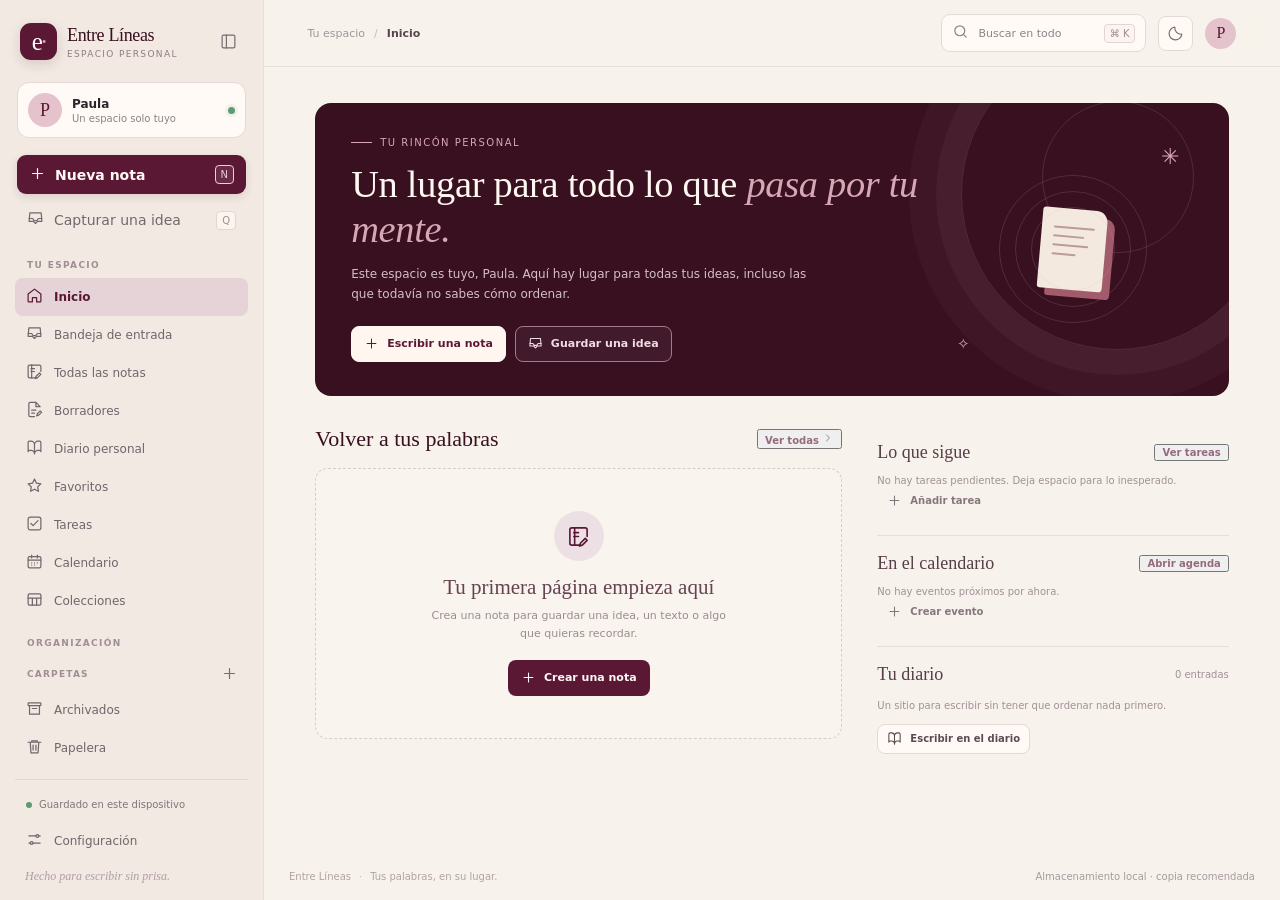
<file: index.html>
<!doctype html>
<html lang="es">
<head>
  <meta charset="utf-8">
  <meta name="viewport" content="width=device-width, initial-scale=1">
  <meta name="theme-color" content="#5b1835">
  <meta name="description" content="Entre Líneas: un espacio personal para guardar ideas, notas y recuerdos.">
  <link rel="icon" href="./icon.svg" type="image/svg+xml">
  <link rel="manifest" href="./manifest.webmanifest">
  <link rel="stylesheet" href="./styles.css">
  <title>Entre Líneas — espacio personal</title>
</head>
<body>
  <div class="app-shell">
    <aside class="sidebar" id="sidebar" aria-label="Navegación principal">
      <div class="brand-row">
        <a href="#inicio" class="brand-mark" aria-label="Entre Líneas, inicio"><span class="brand-symbol">e<span>·</span></span></a>
        <div class="brand-copy"><div class="brand-name" id="brandName">Entre Líneas</div><div class="brand-sub">ESPACIO PERSONAL</div></div>
        <button class="icon-btn sidebar-collapse" id="collapseSidebar" aria-label="Contraer menú" title="Contraer menú"><span data-icon="panel-left"></span></button>
      </div>
      <div class="profile-chip"><div class="avatar">P</div><div class="profile-copy"><strong id="profileName">Paula</strong><span>Un espacio solo tuyo</span></div><span class="private-dot" title="Datos guardados en este navegador"></span></div>
      <button class="primary-button new-note" id="newNoteBtn"><span data-icon="plus"></span><span>Nueva nota</span><kbd>N</kbd></button>
      <button class="quick-capture" id="quickCaptureBtn"><span data-icon="inbox"></span><span>Capturar una idea</span><kbd>Q</kbd></button>
      <nav class="nav-groups">
        <div class="nav-label">TU ESPACIO</div>
        <button class="nav-item active" data-view="inicio"><span data-icon="house"></span><span>Inicio</span></button>
        <button class="nav-item" data-view="inbox"><span data-icon="inbox"></span><span>Bandeja de entrada</span><span class="nav-count" id="inboxCount"></span></button>
        <button class="nav-item" data-view="notas"><span data-icon="notebook-pen"></span><span>Todas las notas</span></button>
        <button class="nav-item" data-view="borradores"><span data-icon="file-pen-line"></span><span>Borradores</span></button>
        <button class="nav-item" data-view="diario"><span data-icon="book-open"></span><span>Diario personal</span></button>
        <button class="nav-item" data-view="favoritos"><span data-icon="star"></span><span>Favoritos</span></button>
        <button class="nav-item" data-view="tareas"><span data-icon="check-square"></span><span>Tareas</span></button>
        <button class="nav-item" data-view="calendario"><span data-icon="calendar-days"></span><span>Calendario</span></button>
        <button class="nav-item" data-view="colecciones"><span data-icon="table-2"></span><span>Colecciones</span></button>
        <div class="nav-label nav-label-spaced">ORGANIZACIÓN</div>
        <div class="section-line"><span>CARPETAS</span><button class="tiny-icon" id="addFolderBtn" title="Crear carpeta" aria-label="Crear carpeta"><span data-icon="plus"></span></button></div>
        <div id="folderNav" class="folder-nav"></div>
        <button class="nav-item" data-view="archivados"><span data-icon="archive"></span><span>Archivados</span></button>
        <button class="nav-item" data-view="papelera"><span data-icon="trash-2"></span><span>Papelera</span></button>
      </nav>
      <div class="sidebar-bottom">
        <div class="local-status"><span class="status-pip"></span><span>Guardado en este dispositivo</span></div>
        <button class="nav-item" data-view="configuracion"><span data-icon="settings-2"></span><span>Configuración</span></button>
        <div class="sidebar-footnote">Hecho para escribir sin prisa.</div>
      </div>
    </aside>

    <main class="main-area">
      <header class="topbar">
        <div class="mobile-brand"><button class="icon-btn" id="mobileMenuBtn" aria-label="Abrir menú"><span data-icon="menu"></span></button><span class="mobile-brand-name">Entre Líneas</span></div>
        <div class="breadcrumbs" id="breadcrumbs"><span>Tu espacio</span><span class="crumb-sep">/</span><strong>Inicio</strong></div>
        <div class="top-actions">
          <button class="search-trigger" id="searchTrigger"><span data-icon="search"></span><span>Buscar en todo</span><kbd>⌘ K</kbd></button>
          <button class="icon-btn theme-toggle" id="themeToggle" aria-label="Cambiar tema" title="Cambiar tema"><span data-icon="moon"></span></button>
          <button class="avatar avatar-small" id="profileButton" aria-label="Perfil y preferencias">P</button>
        </div>
      </header>
      <section id="appContent" class="content-area" tabindex="-1" aria-live="polite"></section>
      <footer class="app-footer"><span>Entre Líneas</span><span class="footer-dot">·</span><span>Tus palabras, en su lugar.</span><span class="footer-storage" id="storageStatus">Almacenamiento local activo</span></footer>
    </main>
  </div>

  <div class="toast-region" id="toastRegion" aria-live="polite" aria-atomic="true"></div>
  <div class="modal-backdrop" id="modalBackdrop" hidden>
    <section class="modal" id="modal" role="dialog" aria-modal="true" aria-labelledby="modalTitle"></section>
  </div>
  <div class="search-overlay" id="searchOverlay" hidden>
    <div class="search-dialog" role="dialog" aria-modal="true" aria-label="Buscar en Entre Líneas">
      <div class="search-input-row"><span data-icon="search"></span><input id="globalSearch" type="search" placeholder="Busca palabras, notas, tareas…" autocomplete="off"><kbd>ESC</kbd></div>
      <div id="searchResults" class="search-results"><div class="search-hint">Escribe para buscar en tu espacio.</div></div>
      <div class="search-bottom"><span>Busca en títulos y contenido local</span><span><kbd>↑</kbd> <kbd>↓</kbd> para moverte</span></div>
    </div>
  </div>
  <script type="module" src="./js/app.js"></script>
</body>
</html>
</file>
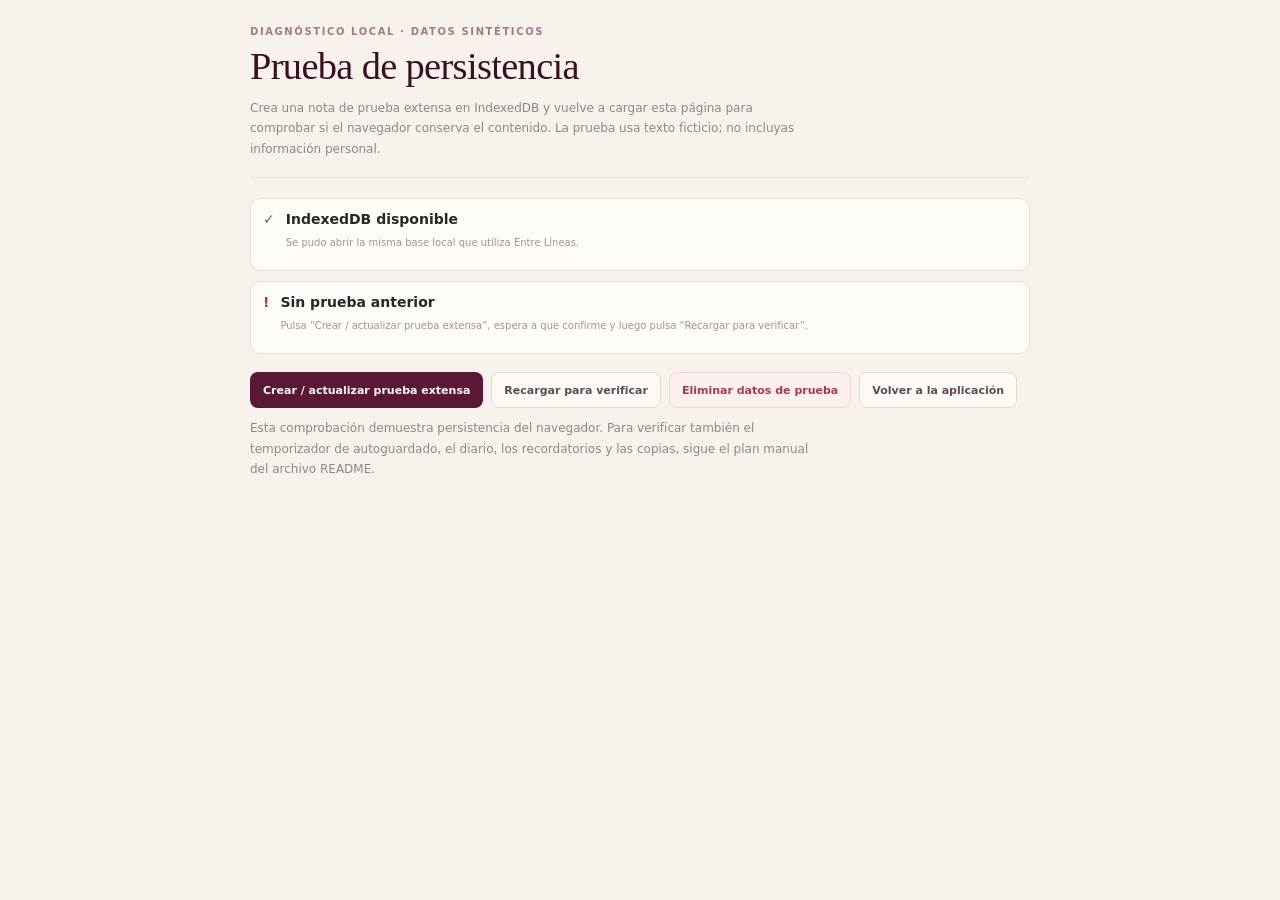
<file: tests/persistence-check.html>
<!doctype html>
<html lang="es">
<head>
  <meta charset="utf-8">
  <meta name="viewport" content="width=device-width, initial-scale=1">
  <meta name="theme-color" content="#5b1835">
  <title>Prueba local de persistencia — Entre Líneas</title>
  <link rel="stylesheet" href="../styles.css">
  <style>
    body{padding:26px}.test-wrap{max-width:780px;margin:0 auto}.test-header{border-bottom:1px solid var(--line);padding-bottom:18px;margin-bottom:20px}.test-list{display:grid;gap:10px;margin:18px 0}.test-item{display:flex;gap:11px;align-items:flex-start;border:1px solid var(--line);background:var(--white);border-radius:10px;padding:12px}.test-state{color:var(--green);font-weight:700}.test-state.fail{color:var(--red)}pre{white-space:pre-wrap;overflow-wrap:anywhere;background:var(--white);border:1px solid var(--line);border-radius:8px;padding:12px;font-size:11px;max-height:200px;overflow:auto}
  </style>
</head>
<body>
  <main class="test-wrap">
    <div class="test-header"><div class="eyebrow">DIAGNÓSTICO LOCAL · DATOS SINTÉTICOS</div><h1 class="page-title">Prueba de persistencia</h1><p class="page-subtitle">Crea una nota de prueba extensa en IndexedDB y vuelve a cargar esta página para comprobar si el navegador conserva el contenido. La prueba usa texto ficticio; no incluyas información personal.</p></div>
    <div id="testResults" class="test-list"><div class="test-item"><span>…</span><div><strong>Comprobando estado</strong><p class="muted-small">Abriendo IndexedDB.</p></div></div></div>
    <div class="header-actions"><button class="button" id="createTest">Crear / actualizar prueba extensa</button><button class="button-secondary" id="reloadTest">Recargar para verificar</button><button class="button-danger" id="cleanupTest">Eliminar datos de prueba</button><a class="button-secondary" href="../index.html">Volver a la aplicación</a></div>
    <p class="page-subtitle">Esta comprobación demuestra persistencia del navegador. Para verificar también el temporizador de autoguardado, el diario, los recordatorios y las copias, sigue el plan manual del archivo README.</p>
  </main>
  <script type="module">
    import { openDB, getOne, putOne, deleteOne } from '../js/db.js';
    const results=document.querySelector('#testResults');
    const id='__entre-lineas-persistence-test__';
    const fakeParagraph='Texto sintético de persistencia. Este párrafo sirve para comprobar la conservación de caracteres, acentos, saltos de línea y documentos largos. ';
    const longText=Array.from({length:240},(_,i)=>`Párrafo ${i+1}. ${fakeParagraph.repeat(8)}`).join('\n\n');
    function row(title,ok,details){const el=document.createElement('div');el.className='test-item';el.innerHTML=`<span class="test-state ${ok?'':'fail'}">${ok?'✓':'!'}</span><div><strong>${title}</strong><p class="muted-small">${details}</p></div>`;return el;}
    async function run(){try{await openDB();const found=await getOne('notes',id);results.replaceChildren();results.append(row('IndexedDB disponible',true,'Se pudo abrir la misma base local que utiliza Entre Líneas.'));if(found){const exact=found.content===longText;results.append(row('Prueba recuperada tras recarga',exact,`${(found.content||'').length.toLocaleString('es-CO')} caracteres almacenados; ${found.content===longText?'el contenido coincide exactamente.':'el texto no coincide con el contenido de prueba actual.'}`));results.append(row('Saltos de línea',found.content.includes('\n\n'),`${(found.content.match(/\n\n/g)||[]).length.toLocaleString('es-CO')} separadores de párrafo encontrados.`));}else{results.append(row('Sin prueba anterior',false,'Pulsa “Crear / actualizar prueba extensa”, espera a que confirme y luego pulsa “Recargar para verificar”.'));}}catch(e){results.replaceChildren(row('No se pudo abrir IndexedDB',false,e.message||'Error de almacenamiento.'));}}
    document.querySelector('#createTest').addEventListener('click',async()=>{try{const now=new Date().toISOString();await putOne('notes',{id,type:'test',title:'PRUEBA — nota extensa de persistencia',content:longText,tags:['prueba'],createdAt:now,updatedAt:now,inbox:false,state:'active',favorite:false,folderId:null,archivedAt:null,deletedAt:null});results.replaceChildren(row('Texto sintético guardado',true,`${longText.length.toLocaleString('es-CO')} caracteres en múltiples párrafos; la transacción de IndexedDB completó.`),row('Siguiente paso',true,'Recarga esta página para comprobar que la misma información se puede leer de nuevo.'));}catch(e){results.replaceChildren(row('Error de escritura',false,e.message||'No se pudo escribir en IndexedDB.'));}});
    document.querySelector('#reloadTest').addEventListener('click',()=>location.reload());
    document.querySelector('#cleanupTest').addEventListener('click',async()=>{try{await deleteOne('notes',id);results.replaceChildren(row('Prueba eliminada',true,'Se quitó el registro sintético de la base local.'));}catch(e){results.replaceChildren(row('No se pudo limpiar',false,e.message||'Error de eliminación.'));}});
    run();
  </script>
</body>
</html>
</file>
<file: styles.css>
:root {
  --wine:#5b1835;
  --wine-2:#381020;
  --wine-soft:#7b2948;
  --pink:#d8a7b5;
  --paper:#f7f2eb;
  --white:#fffcf8;
  --ink:#29252a;
  --muted:#8c8187;
  --line:#e8ded8;
  --soft:#f0e8e2;
  --green:#47745d;
  --red:#a53a50;
  --shadow:0 18px 50px rgba(52,24,36,.12);
  --sidebar:264px;
  --radius:14px;
  font-family:ui-sans-serif,system-ui,-apple-system,BlinkMacSystemFont,'Segoe UI',sans-serif;
  color:var(--ink);
  background:var(--paper);
  font-synthesis:none;
  text-rendering:optimizeLegibility
}
* {
  box-sizing:border-box
}
html,body {
  margin:0;
  min-height:100%;
  background:var(--paper)
}
body {
  font-size:14px
}
button,input,textarea,select {
  font:inherit
}
button {
  cursor:pointer
}
button:focus-visible,input:focus-visible,textarea:focus-visible,select:focus-visible,a:focus-visible {
  outline:3px solid color-mix(in srgb,var(--wine-soft) 45%,transparent);
  outline-offset:2px
}
button:disabled {
  opacity:.5;
  cursor:not-allowed
}
::selection {
  background:#d8a7b5a6;
  color:var(--wine-2)
}
.app-shell {
  min-height:100vh;
  display:flex
}
.sidebar {
  width:var(--sidebar);
  flex:0 0 var(--sidebar);
  height:100vh;
  position:sticky;
  top:0;
  background:#f1e9e2;
  border-right:1px solid var(--line);
  display:flex;
  flex-direction:column;
  padding:23px 15px 16px;
  transition:width .22s ease,flex-basis .22s ease;
  z-index:20;
  overflow:hidden
}
.brand-row {
  display:flex;
  align-items:center;
  gap:10px;
  padding:0 5px 22px
}
.brand-mark {
  width:37px;
  height:37px;
  display:grid;
  place-items:center;
  flex-shrink:0;
  background:var(--wine);
  border-radius:11px;
  text-decoration:none;
  color:white;
  box-shadow:0 4px 12px #5b183526
}
.brand-symbol {
  font-family:Georgia,'Times New Roman',serif;
  font-size:25px;
  line-height:1;
  letter-spacing:-2px
}
.brand-symbol span {
  color:var(--pink)
}
.brand-copy {
  min-width:0;
  flex:1
}
.brand-name {
  font-family:Georgia,'Times New Roman',serif;
  font-size:18px;
  letter-spacing:-.35px;
  color:var(--wine-2);
  white-space:nowrap
}
.brand-sub {
  font-size:9px;
  letter-spacing:1.35px;
  color:#927b84;
  margin-top:3px
}
.icon-btn,.tiny-icon {
  background:transparent;
  border:0;
  color:#796b71;
  display:inline-grid;
  place-items:center;
  border-radius:8px;
  padding:8px;
  line-height:0
}
.icon-btn:hover,.tiny-icon:hover {
  background:#e9ddd8;
  color:var(--wine)
}
.sidebar-collapse {
  padding:6px
}
.profile-chip {
  display:flex;
  align-items:center;
  gap:10px;
  margin:0 2px 17px;
  padding:10px;
  background:#fffaf5;
  border:1px solid #e6d8d4;
  border-radius:12px
}
.avatar {
  width:34px;
  height:34px;
  flex-shrink:0;
  display:grid;
  place-items:center;
  border-radius:50%;
  background:#e4c3cc;
  color:var(--wine);
  font-family:Georgia,'Times New Roman',serif;
  font-size:18px;
  border:0
}
.profile-copy {
  display:flex;
  flex-direction:column;
  gap:2px;
  min-width:0;
  flex:1
}
.profile-copy strong {
  font-size:12px;
  font-weight:700
}
.profile-copy span {
  font-size:10px;
  color:var(--muted)
}
.private-dot {
  width:7px;
  height:7px;
  border-radius:50%;
  background:#5e9b75;
  box-shadow:0 0 0 3px #5e9b7518
}
.primary-button {
  height:39px;
  border:0;
  background:var(--wine);
  color:#fffaf7;
  border-radius:9px;
  padding:0 12px;
  display:flex;
  align-items:center;
  gap:9px;
  font-weight:600;
  box-shadow:0 3px 8px #5b183521;
  transition:background .15s,transform .15s
}
.primary-button:hover {
  background:var(--wine-2);
  transform:translateY(-1px)
}
.new-note {
  margin:0 2px 6px
}
.primary-button kbd {
  margin-left:auto;
  color:#e8cdd6;
  background:#ffffff16
}
.quick-capture {
  display:flex;
  align-items:center;
  gap:10px;
  padding:9px 11px;
  border:1px solid transparent;
  background:transparent;
  border-radius:9px;
  color:#75676e;
  text-align:left
}
.quick-capture:hover {
  background:#e8ddd7;
  color:var(--wine)
}
.quick-capture kbd {
  margin-left:auto
}
.nav-groups {
  overflow-y:auto;
  min-height:0;
  flex:1;
  padding:14px 0 10px;
  scrollbar-width:thin;
  scrollbar-color:#d4c2c4 transparent
}
.nav-label {
  font-size:9px;
  letter-spacing:1.35px;
  color:#a18e94;
  font-weight:700;
  padding:6px 12px 8px
}
.nav-label-spaced {
  margin-top:12px
}
.nav-item {
  width:100%;
  display:flex;
  align-items:center;
  gap:11px;
  text-align:left;
  border:0;
  background:transparent;
  color:#72656c;
  padding:9px 11px;
  border-radius:8px;
  font-size:12px;
  font-weight:500;
  white-space:nowrap;
  min-height:36px;
  transition:background .13s,color .13s
}
.nav-item svg,.quick-capture svg,.primary-button svg {
  flex-shrink:0
}
.nav-item:hover {
  background:#e8ddd7;
  color:var(--wine)
}
.nav-item.active {
  background:#e5d3d8;
  color:var(--wine);
  font-weight:700
}
.nav-count {
  margin-left:auto;
  color:var(--wine);
  font-size:10px;
  font-weight:700
}
.section-line {
  display:flex;
  align-items:center;
  justify-content:space-between;
  padding:5px 6px 5px 12px;
  color:#a18e94;
  font-size:9px;
  letter-spacing:1.2px;
  font-weight:700
}
.tiny-icon {
  padding:4px
}
.folder-nav {
  display:flex;
  flex-direction:column
}
.folder-nav .nav-item {
  padding-left:13px
}
.folder-dot {
  width:7px;
  height:7px;
  border:1.5px solid currentColor;
  border-radius:2px;
  flex-shrink:0
}
.sidebar-bottom {
  padding-top:11px;
  border-top:1px solid #e2d6d0
}
.local-status {
  display:flex;
  align-items:center;
  gap:7px;
  padding:8px 11px 12px;
  font-size:10px;
  color:#7e777a;
  white-space:nowrap
}
.status-pip {
  width:6px;
  height:6px;
  border-radius:50%;
  background:#5c9a71
}
.sidebar-footnote {
  font-family:Georgia,'Times New Roman',serif;
  font-style:italic;
  color:#b19da4;
  font-size:12px;
  padding:9px 10px 0
}
.main-area {
  min-width:0;
  flex:1;
  display:flex;
  flex-direction:column;
  min-height:100vh
}
.topbar {
  height:67px;
  flex-shrink:0;
  display:flex;
  align-items:center;
  justify-content:space-between;
  padding:0 clamp(19px,3.4vw,52px);
  border-bottom:1px solid #e9dfd9;
  background:#f7f2ebd9;
  backdrop-filter:blur(12px);
  position:sticky;
  top:0;
  z-index:10
}
.breadcrumbs {
  display:flex;
  align-items:center;
  gap:9px;
  color:#a29498;
  font-size:11px
}
.breadcrumbs strong {
  color:#55454d;
  font-weight:600
}
.crumb-sep {
  color:#ccb9bd
}
.top-actions {
  display:flex;
  align-items:center;
  gap:12px
}
.search-trigger {
  display:flex;
  align-items:center;
  gap:9px;
  padding:8px 10px;
  border:1px solid #e5d9d5;
  border-radius:9px;
  background:#fffaf6;
  color:#8e8187;
  font-size:11px;
  min-width:205px
}
.search-trigger:hover {
  border-color:#c8a4b0;
  color:var(--wine)
}
kbd {
  font:10px ui-sans-serif,system-ui,-apple-system,'Segoe UI',sans-serif;
  border:1px solid #e2d5d4;
  border-radius:4px;
  padding:3px 5px;
  color:#a08c94;
  background:#fbf4ef;
  white-space:nowrap
}
.search-trigger kbd {
  margin-left:auto
}
.theme-toggle {
  border:1px solid #e5d9d5;
  background:#fffaf6
}
.avatar-small {
  width:31px;
  height:31px;
  font-size:16px;
  cursor:pointer
}
.mobile-brand {
  display:none
}
.content-area {
  width:100%;
  max-width:1380px;
  margin:0 auto;
  padding:36px clamp(20px,4vw,60px) 42px;
  flex:1;
  min-width:0
}
.app-footer {
  display:flex;
  gap:8px;
  align-items:center;
  justify-content:center;
  padding:14px 25px 18px;
  color:#b1a2a5;
  font-size:10px
}
.footer-dot {
  color:#d6b9c1
}
.footer-storage {
  margin-left:auto;
  color:#a79a9e
}
.page-header {
  display:flex;
  align-items:flex-end;
  justify-content:space-between;
  gap:24px;
  margin-bottom:29px
}
.eyebrow {
  font-size:10px;
  letter-spacing:1.6px;
  font-weight:700;
  text-transform:uppercase;
  color:#a27b89;
  margin-bottom:8px
}
.page-title {
  font:400 clamp(29px,3vw,40px)/1.12 Georgia,'Times New Roman',serif;
  letter-spacing:-.65px;
  color:var(--wine-2);
  margin:0
}
.page-subtitle {
  color:#91858a;
  font-size:12px;
  line-height:1.7;
  margin:10px 0 0;
  max-width:570px
}
.header-actions {
  display:flex;
  align-items:center;
  gap:8px;
  flex-wrap:wrap
}
.button,.button-secondary,.button-quiet,.button-danger {
  display:inline-flex;
  align-items:center;
  justify-content:center;
  gap:8px;
  min-height:36px;
  padding:0 12px;
  border-radius:8px;
  border:1px solid transparent;
  font-weight:600;
  font-size:11px;
  text-decoration:none;
  transition:all .15s
}
.button {
  background:var(--wine);
  color:#fffaf7
}
.button:hover {
  background:var(--wine-2)
}
.button-secondary {
  background:#fffaf6;
  border-color:#e6d8d4;
  color:#5b4b52
}
.button-secondary:hover {
  border-color:#c9a7b2;
  color:var(--wine)
}
.button-quiet {
  background:transparent;
  color:#86767e
}
.button-quiet:hover {
  background:#eee2de;
  color:var(--wine)
}
.button-danger {
  background:#fff0f0;
  border-color:#f0d1d4;
  color:#a33b4d
}
.button-danger:hover {
  background:#ffe3e6
}
.button-small {
  min-height:30px;
  padding:0 9px;
  font-size:10px
}
.button svg,.button-secondary svg,.button-quiet svg,.button-danger svg {
  width:15px;
  height:15px
}
.welcome-panel {
  position:relative;
  overflow:hidden;
  display:grid;
  grid-template-columns:1fr minmax(170px,240px);
  min-height:221px;
  background:var(--wine-2);
  border-radius:16px;
  color:#fff4ef;
  padding:34px 36px;
  margin-bottom:29px;
  isolation:isolate
}
.welcome-panel:before {
  content:"";
  position:absolute;
  z-index:-1;
  width:310px;
  height:310px;
  border:1px solid #d8a7b529;
  border-radius:50%;
  right:-44px;
  top:-65px;
  box-shadow:0 0 0 25px #d8a7b20d,0 0 0 52px #d8a7b20a
}
.welcome-panel:after {
  content:"";
  position:absolute;
  z-index:-1;
  width:150px;
  height:150px;
  border:1px solid #d8a7b52b;
  border-radius:50%;
  right:35px;
  top:-2px
}
.welcome-copy {
  align-self:center
}
.welcome-kicker {
  display:flex;
  align-items:center;
  gap:8px;
  font-size:10px;
  letter-spacing:1.5px;
  text-transform:uppercase;
  color:#d8a7b5;
  margin-bottom:14px
}
.welcome-kicker:before {
  content:"";
  width:21px;
  height:1px;
  background:#d8a7b5
}
.welcome-title {
  font:400 clamp(27px,3vw,39px)/1.17 Georgia,'Times New Roman',serif;
  max-width:620px;
  margin:0;
  color:#fff8f2;
  letter-spacing:-.3px
}
.welcome-title em {
  color:#d8a7b5;
  font-weight:400
}
.welcome-copy p {
  font-size:12px;
  color:#d5bec6;
  line-height:1.7;
  max-width:470px;
  margin:12px 0 21px
}
.welcome-actions {
  display:flex;
  gap:9px;
  flex-wrap:wrap
}
.welcome-panel .button {
  background:#fff6f0;
  color:var(--wine);
  border-color:#fff6f0
}
.welcome-panel .button:hover {
  background:#e8cbd4
}
.welcome-panel .button-secondary {
  color:#f2dce3;
  background:#ffffff0c;
  border-color:#a7788a
}
.welcome-panel .button-secondary:hover {
  background:#ffffff17
}
.welcome-orbit {
  display:flex;
  align-items:center;
  justify-content:center;
  position:relative
}
.orbit-ring {
  width:148px;
  aspect-ratio:1;
  border:1px solid #d9aab82c;
  border-radius:50%;
  display:grid;
  place-items:center;
  position:relative
}
.orbit-ring:before,.orbit-ring:after {
  content:"";
  position:absolute;
  border:1px solid #d9aab82d;
  border-radius:50%;
  inset:15px
}
.orbit-ring:after {
  inset:31px
}
.orbit-paper {
  width:65px;
  height:81px;
  background:#f4e9df;
  border-radius:3px 11px 4px 3px;
  box-shadow:8px 7px 0 #a15b6a;
  transform:rotate(5deg);
  padding:18px 12px;
  display:flex;
  flex-direction:column;
  gap:7px
}
.orbit-paper i {
  display:block;
  height:2px;
  background:#bb9b9b;
  border-radius:2px
}
.orbit-paper i:nth-child(2) {
  width:75%
}
.orbit-paper i:nth-child(3) {
  width:88%
}
.orbit-paper i:nth-child(4) {
  width:58%
}
.orbit-spark {
  position:absolute;
  color:#d8a7b5;
  font:22px Georgia,serif
}
.orbit-spark.one {
  top:7px;
  right:14px
}
.orbit-spark.two {
  bottom:9px;
  left:4px;
  font-size:15px
}
.section-heading {
  display:flex;
  align-items:center;
  justify-content:space-between;
  gap:15px;
  margin:0 0 15px
}
.section-title {
  font:400 22px/1.3 Georgia,'Times New Roman',serif;
  color:var(--wine-2);
  margin:0
}
.section-link {
  font-size:10px;
  color:#966a7b;
  text-decoration:none;
  font-weight:600
}
.section-link:hover {
  text-decoration:underline
}
.home-grid {
  display:grid;
  grid-template-columns:minmax(0,1.2fr) minmax(250px,.8fr);
  gap:35px
}
.home-left,.home-right {
  min-width:0
}
.note-row {
  display:flex;
  align-items:flex-start;
  gap:13px;
  padding:14px 0;
  border-bottom:1px solid #e8ddd7;
  cursor:pointer;
  transition:padding .15s
}
.note-row:hover {
  padding-left:4px
}
.note-icon {
  width:35px;
  height:39px;
  flex-shrink:0;
  background:#eadbe0;
  color:var(--wine);
  border-radius:7px;
  display:grid;
  place-items:center
}
.note-icon.capture {
  background:#e9e1d4;
  color:#97734a
}
.note-icon.diary {
  background:#dce8df;
  color:#47745d
}
.note-main {
  min-width:0;
  flex:1
}
.note-name {
  margin:0 0 5px;
  font-size:12px;
  font-weight:700;
  color:#4b3b43;
  white-space:nowrap;
  overflow:hidden;
  text-overflow:ellipsis
}
.note-preview {
  font-size:11px;
  line-height:1.55;
  color:#95888d;
  display:-webkit-box;
  -webkit-line-clamp:2;
  -webkit-box-orient:vertical;
  overflow:hidden;
  white-space:pre-wrap
}
.note-meta {
  display:flex;
  gap:8px;
  align-items:center;
  flex-wrap:wrap;
  font-size:10px;
  color:#ac9ba2;
  margin-top:7px
}
.note-meta .meta-tag {
  background:#eee3e0;
  border-radius:4px;
  padding:2px 5px;
  color:#927481
}
.note-actions {
  display:flex;
  gap:2px;
  opacity:0;
  transition:opacity .12s
}
.note-row:hover .note-actions {
  opacity:1
}
.empty-state {
  padding:42px 18px;
  text-align:center;
  border:1px dashed #dbcacb;
  border-radius:13px;
  color:#9b8b92;
  background:#fffaf544
}
.empty-state .empty-symbol {
  width:50px;
  height:50px;
  border-radius:50%;
  display:grid;
  place-items:center;
  background:#ede0e4;
  color:var(--wine);
  margin:0 auto 14px
}
.empty-state h3 {
  font:400 21px Georgia,'Times New Roman',serif;
  color:#654352;
  margin:0 0 7px
}
.empty-state p {
  font-size:11px;
  line-height:1.65;
  max-width:310px;
  margin:0 auto 16px
}
.mini-panel {
  padding:17px 0 19px;
  border-bottom:1px solid #e8ddd7
}
.mini-panel:last-child {
  border-bottom:0
}
.mini-panel-head {
  display:flex;
  align-items:center;
  justify-content:space-between;
  margin-bottom:12px
}
.mini-panel-head h3 {
  font:400 18px Georgia,'Times New Roman',serif;
  margin:0;
  color:#573e49
}
.muted-small {
  font-size:10px;
  color:#a19097
}
.task-mini {
  display:flex;
  align-items:flex-start;
  gap:9px;
  padding:7px 0;
  font-size:11px;
  color:#5e4e55
}
.task-mini input {
  accent-color:var(--wine);
  margin-top:2px
}
.task-mini span {
  flex:1;
  line-height:1.5
}
.task-mini .overdue {
  color:#ac3d52;
  font-size:9px;
  display:block;
  margin-top:3px
}
.event-mini {
  display:flex;
  gap:12px;
  padding:9px 0
}
.event-date {
  width:45px;
  align-self:flex-start;
  text-align:center;
  background:#ede0e4;
  border-radius:7px;
  padding:7px 3px;
  color:var(--wine);
  flex-shrink:0
}
.event-date strong {
  display:block;
  font:400 19px Georgia,'Times New Roman',serif;
  line-height:1
}
.event-date span {
  font-size:9px;
  text-transform:uppercase
}
.event-mini-copy {
  min-width:0;
  flex:1
}
.event-mini-copy strong {
  display:block;
  font-size:11px;
  color:#604a54;
  margin:2px 0 4px
}
.event-mini-copy span {
  font-size:10px;
  color:#9c8e93
}
.editor-shell {
  max-width:930px;
  margin:0 auto
}
.editor-toolbar-top {
  display:flex;
  align-items:center;
  justify-content:space-between;
  gap:12px;
  margin-bottom:23px
}
.back-link {
  background:transparent;
  border:0;
  display:flex;
  align-items:center;
  gap:7px;
  color:#907984;
  padding:7px 0;
  font-size:11px
}
.back-link:hover {
  color:var(--wine)
}
.save-status {
  display:flex;
  align-items:center;
  gap:6px;
  font-size:10px;
  color:#9c8b91
}
.save-status .pip {
  width:6px;
  height:6px;
  border-radius:50%;
  background:#bb9da9
}
.save-status.saved {
  color:var(--green)
}
.save-status.saved .pip {
  background:#5f9b73
}
.save-status.error {
  color:#a53a50
}
.save-status.error .pip {
  background:#c4475b
}
.editor-properties {
  display:flex;
  align-items:center;
  gap:10px;
  flex-wrap:wrap;
  font-size:10px;
  color:#9c8c92;
  margin-bottom:15px
}
.editor-properties span {
  display:flex;
  align-items:center;
  gap:5px
}
.editor-title {
  width:100%;
  border:0;
  outline:0!important;
  background:transparent;
  padding:0;
  color:var(--wine-2);
  font:400 clamp(31px,4vw,44px)/1.2 Georgia,'Times New Roman',serif;
  letter-spacing:-.6px;
  resize:none;
  min-height:54px
}
.editor-title::placeholder {
  color:#c7b7bb
}
.editor-subtitle {
  margin:12px 0 21px;
  color:#b0a0a4;
  font-size:11px
}
.editor-actions {
  display:flex;
  gap:5px;
  align-items:center;
  flex-wrap:wrap;
  padding:9px 0;
  border-top:1px solid #e6d9d3;
  border-bottom:1px solid #e6d9d3;
  margin-bottom:18px
}
.tool-btn {
  border:0;
  background:transparent;
  color:#77656d;
  border-radius:6px;
  padding:7px;
  line-height:0;
  display:inline-grid;
  place-items:center
}
.tool-btn:hover {
  background:#e9dce0;
  color:var(--wine)
}
.tool-sep {
  height:20px;
  width:1px;
  background:#e3d5d2;
  margin:0 4px
}
.editor-wordcount {
  margin-left:auto;
  font-size:10px;
  color:#b0a0a5
}
.editor-body {
  width:100%;
  min-height:45vh;
  resize:vertical;
  border:0;
  outline:0!important;
  background:transparent;
  color:#463b40;
  font:400 15px/1.9 ui-sans-serif,system-ui,-apple-system,'Segoe UI',sans-serif;
  white-space:pre-wrap;
  overflow-wrap:anywhere;
  padding:0 0 40px;
  tab-size:2
}
.editor-body::placeholder {
  color:#c2b4b7
}
.editor-bottom {
  display:flex;
  align-items:center;
  justify-content:space-between;
  gap:10px;
  border-top:1px solid #e8ddd7;
  padding-top:13px;
  flex-wrap:wrap
}
.editor-bottom-actions {
  display:flex;
  align-items:center;
  gap:7px;
  flex-wrap:wrap
}
.meta-field {
  display:flex;
  align-items:center;
  gap:7px;
  background:#fffaf6;
  border:1px solid #e6dad4;
  border-radius:7px;
  padding:6px 9px;
  color:#8d7d85;
  font-size:10px
}
.meta-field select,.meta-field input {
  border:0;
  background:transparent;
  color:#614d57;
  font-size:10px;
  max-width:140px;
  outline:0
}
.tag-input {
  border:0;
  border-bottom:1px solid #d9c8c7;
  background:transparent;
  outline:0;
  padding:5px;
  color:var(--ink);
  font-size:11px;
  width:120px
}
.editor-info {
  font-size:10px;
  color:#b2a2a6
}
.list-toolbar {
  display:flex;
  align-items:center;
  gap:10px;
  margin-bottom:15px
}
.list-filter {
  display:flex;
  align-items:center;
  gap:7px;
  border:1px solid #e4d8d2;
  background:#fffaf6;
  border-radius:8px;
  padding:8px 10px;
  color:#9a8b91;
  font-size:10px
}
.list-filter select,.list-filter input {
  border:0;
  outline:0;
  background:transparent;
  color:#67545d;
  min-width:100px;
  font-size:11px
}
.list-filter input {
  min-width:190px
}
.list-summary {
  margin-left:auto;
  color:#a7969d;
  font-size:10px
}
.note-grid-list {
  display:flex;
  flex-direction:column
}
.list-note {
  display:grid;
  grid-template-columns:35px minmax(0,1fr) auto;
  gap:13px;
  align-items:center;
  padding:14px 7px;
  border-bottom:1px solid #e8ddd7;
  cursor:pointer;
  border-radius:8px
}
.list-note:hover {
  background:#fff9f54d
}
.list-note-copy {
  min-width:0
}
.list-note-title {
  font-size:12px;
  color:#59434e;
  font-weight:700;
  margin:0 0 5px;
  white-space:nowrap;
  overflow:hidden;
  text-overflow:ellipsis
}
.list-note-preview {
  font-size:11px;
  color:#9b8e93;
  overflow:hidden;
  white-space:nowrap;
  text-overflow:ellipsis;
  max-width:750px
}
.list-note-date {
  font-size:10px;
  color:#ad9da3;
  text-align:right;
  white-space:nowrap
}
.pill {
  display:inline-flex;
  align-items:center;
  gap:5px;
  font-size:9px;
  line-height:1;
  padding:5px 7px;
  border:1px solid #e8dadd;
  border-radius:5px;
  color:#947482;
  background:#f8eeef
}
.pill.green {
  border-color:#d7e5da;
  color:#47745d;
  background:#eef6ef
}
.pill.amber {
  border-color:#ebdec4;
  color:#95703c;
  background:#fbf5e9
}
.pill.red {
  border-color:#efd3d7;
  color:#a53a50;
  background:#fff0f2
}
.tag-cloud {
  display:flex;
  gap:6px;
  flex-wrap:wrap
}
.tag-chip {
  display:inline-flex;
  align-items:center;
  gap:5px;
  border:1px solid #e7d9d9;
  background:#f7ebed;
  color:#926078;
  border-radius:6px;
  font-size:10px;
  padding:5px 8px
}
.tag-chip button {
  border:0;
  background:transparent;
  padding:0;
  color:inherit;
  display:grid;
  place-items:center
}
.settings-grid {
  display:grid;
  grid-template-columns:190px minmax(0,1fr);
  gap:35px;
  max-width:980px
}
.settings-nav {
  display:flex;
  flex-direction:column;
  gap:4px
}
.settings-nav button {
  border:0;
  background:transparent;
  text-align:left;
  border-radius:7px;
  padding:10px;
  color:#88747e;
  font-size:11px
}
.settings-nav button.active,.settings-nav button:hover {
  background:#ebdce1;
  color:var(--wine);
  font-weight:600
}
.settings-panel {
  min-width:0
}
.settings-section {
  padding:0 0 25px;
  margin:0 0 23px;
  border-bottom:1px solid #e5d9d3
}
.settings-section:last-child {
  border-bottom:0
}
.settings-section h2 {
  font:400 21px Georgia,'Times New Roman',serif;
  color:#5b3748;
  margin:0 0 7px
}
.settings-section>p {
  font-size:11px;
  color:#92858a;
  line-height:1.7;
  margin:0 0 18px
}
.form-row {
  display:grid;
  grid-template-columns:155px minmax(0,1fr);
  gap:15px;
  align-items:start;
  margin:15px 0
}
.form-row label {
  font-size:11px;
  font-weight:600;
  color:#6d5962;
  padding-top:10px
}
.form-control {
  width:100%;
  border:1px solid #e1d3cf;
  background:#fffaf6;
  border-radius:8px;
  padding:10px 11px;
  color:#4e3d44;
  font-size:12px;
  outline:0
}
.form-control:focus {
  border-color:#ba8f9f
}
.form-help {
  font-size:10px;
  color:#a29499;
  line-height:1.6;
  margin-top:6px
}
.toggle-row {
  display:flex;
  align-items:center;
  justify-content:space-between;
  gap:20px;
  padding:12px 0;
  border-bottom:1px solid #eee3de
}
.toggle-row:last-child {
  border:0
}
.toggle-row strong {
  display:block;
  font-size:11px;
  color:#634d58;
  margin-bottom:4px
}
.toggle-row span {
  display:block;
  font-size:10px;
  color:#a09398;
  line-height:1.55;
  max-width:490px
}
.switch {
  position:relative;
  width:39px;
  height:23px;
  flex-shrink:0
}
.switch input {
  opacity:0;
  width:0;
  height:0
}
.switch i {
  position:absolute;
  inset:0;
  border-radius:20px;
  background:#d5c4c8;
  transition:.15s
}
.switch i:before {
  content:"";
  position:absolute;
  width:17px;
  height:17px;
  left:3px;
  top:3px;
  border-radius:50%;
  background:white;
  box-shadow:0 1px 3px #28152022;
  transition:.15s
}
.switch input:checked+i {
  background:var(--wine-soft)
}
.switch input:checked+i:before {
  transform:translateX(16px)
}
.backup-grid {
  display:grid;
  grid-template-columns:repeat(2,minmax(0,1fr));
  gap:12px
}
.backup-card {
  border:1px solid #e4d7d2;
  background:#fffaf6;
  border-radius:11px;
  padding:17px
}
.backup-card .backup-icon {
  width:35px;
  height:35px;
  border-radius:8px;
  background:#eadbe0;
  color:var(--wine);
  display:grid;
  place-items:center;
  margin-bottom:12px
}
.backup-card h3 {
  font:400 17px Georgia,'Times New Roman',serif;
  color:#5b3748;
  margin:0 0 7px
}
.backup-card p {
  font-size:10px;
  line-height:1.6;
  color:#97898e;
  min-height:48px;
  margin:0 0 13px
}
.callout {
  display:flex;
  gap:11px;
  padding:13px 14px;
  background:#f1e7da;
  border:1px solid #e6d8c5;
  border-radius:9px;
  margin-top:14px;
  color:#7e654e;
  font-size:10px;
  line-height:1.65
}
.callout svg {
  flex-shrink:0;
  margin-top:1px
}
.callout.warning {
  background:#f8e8e8;
  border-color:#efd4d7;
  color:#934a59
}
.calendar-toolbar {
  display:flex;
  align-items:center;
  justify-content:space-between;
  gap:12px;
  margin-bottom:20px
}
.calendar-month {
  font:400 25px Georgia,'Times New Roman',serif;
  color:var(--wine-2);
  margin:0
}
.calendar-nav {
  display:flex;
  align-items:center;
  gap:5px
}
.calendar-grid {
  display:grid;
  grid-template-columns:repeat(7,minmax(0,1fr));
  border-top:1px solid #e2d5d0;
  border-left:1px solid #e2d5d0;
  border-radius:9px;
  overflow:hidden;
  background:#fffaf6
}
.calendar-weekday {
  font-size:9px;
  font-weight:700;
  letter-spacing:.5px;
  text-transform:uppercase;
  color:#a18e95;
  padding:11px 5px;
  text-align:center;
  background:#f0e7e1;
  border-right:1px solid #e2d5d0;
  border-bottom:1px solid #e2d5d0
}
.calendar-cell {
  min-height:99px;
  border-right:1px solid #e2d5d0;
  border-bottom:1px solid #e2d5d0;
  padding:7px;
  position:relative;
  cursor:pointer;
  background:#fffaf6;
  transition:background .12s;
  min-width:0
}
.calendar-cell:hover {
  background:#f7edf0
}
.calendar-cell.outside {
  background:#f8f2ed;
  color:#c6b8bc
}
.calendar-cell.today .day-number {
  background:var(--wine);
  color:white
}
.day-number {
  width:25px;
  height:25px;
  border-radius:50%;
  display:grid;
  place-items:center;
  font-size:10px;
  color:#76636c;
  margin-bottom:5px
}
.calendar-event {
  display:block;
  width:100%;
  border:0;
  border-left:2px solid var(--wine-soft);
  background:#f0dfe4;
  color:#704458;
  font-size:9px;
  text-align:left;
  white-space:nowrap;
  overflow:hidden;
  text-overflow:ellipsis;
  padding:4px 5px;
  margin:3px 0;
  border-radius:2px
}
.calendar-event:hover {
  background:#e5c9d3
}
.calendar-more {
  font-size:9px;
  color:#9f7b89;
  padding:2px 4px
}
.calendar-legend {
  font-size:10px;
  color:#a39399;
  margin-top:13px
}
.task-board {
  display:grid;
  grid-template-columns:1fr 1fr;
  gap:22px
}
.task-column {
  min-width:0
}
.task-column-head {
  display:flex;
  align-items:center;
  gap:8px;
  border-bottom:1px solid #e7d9d3;
  padding-bottom:11px;
  margin-bottom:7px
}
.task-column-head h3 {
  font:400 19px Georgia,'Times New Roman',serif;
  color:#654452;
  margin:0
}
.task-column-head span {
  font-size:10px;
  color:#a38f97
}
.task-item {
  display:flex;
  align-items:flex-start;
  gap:10px;
  padding:12px 3px;
  border-bottom:1px solid #e9ded8
}
.task-check {
  appearance:none;
  border:1.5px solid #cdb7c0;
  border-radius:5px;
  width:17px;
  height:17px;
  flex-shrink:0;
  margin:1px 0 0;
  background:transparent;
  position:relative
}
.task-check:checked {
  background:var(--wine);
  border-color:var(--wine)
}
.task-check:checked:after {
  content:'✓';
  color:white;
  font-size:12px;
  position:absolute;
  left:2px;
  top:-1px
}
.task-item-copy {
  min-width:0;
  flex:1
}
.task-item-title {
  font-size:12px;
  color:#5b454f;
  line-height:1.45
}
.task-item.done .task-item-title {
  text-decoration:line-through;
  color:#aa9da1
}
.task-item-description {
  font-size:10px;
  color:#a09298;
  line-height:1.5;
  margin-top:4px;
  white-space:pre-wrap
}
.task-item-meta {
  display:flex;
  align-items:center;
  gap:7px;
  flex-wrap:wrap;
  font-size:9px;
  color:#a08f96;
  margin-top:7px
}
.task-row-actions {
  display:flex;
  gap:3px;
  opacity:0
}
.task-item:hover .task-row-actions {
  opacity:1
}
.collection-list {
  display:grid;
  grid-template-columns:repeat(2,minmax(0,1fr));
  gap:12px
}
.collection-card {
  border:1px solid #e4d8d2;
  border-radius:11px;
  background:#fffaf6;
  padding:18px;
  text-align:left;
  display:flex;
  align-items:flex-start;
  gap:13px;
  transition:transform .15s,border-color .15s
}
.collection-card:hover {
  transform:translateY(-2px);
  border-color:#c6a4af
}
.collection-symbol {
  width:38px;
  height:38px;
  border-radius:9px;
  background:#eadce0;
  color:var(--wine);
  display:grid;
  place-items:center;
  flex-shrink:0
}
.collection-card h3 {
  font:400 18px Georgia,'Times New Roman',serif;
  color:#5d3e4c;
  margin:0 0 6px
}
.collection-card p {
  font-size:10px;
  color:#9b8d92;
  line-height:1.6;
  margin:0
}
.collection-count {
  font-size:9px;
  color:#a58491;
  margin-top:11px
}
.collection-table {
  width:100%;
  border-collapse:collapse;
  background:#fffaf6;
  border-radius:8px;
  overflow:hidden
}
.collection-table th,.collection-table td {
  padding:12px 13px;
  text-align:left;
  border-bottom:1px solid #ecdfda;
  font-size:11px;
  color:#65525b
}
.collection-table th {
  background:#f0e6e1;
  color:#927f87;
  font-size:9px;
  letter-spacing:.5px;
  text-transform:uppercase
}
.collection-table input,.collection-table select {
  width:100%;
  border:0;
  background:transparent;
  color:inherit;
  outline:0
}
.modal-backdrop {
  position:fixed;
  inset:0;
  display:grid;
  place-items:center;
  padding:18px;
  background:#25131dcc;
  z-index:100;
  backdrop-filter:blur(3px)
}
.modal-backdrop[hidden],.search-overlay[hidden] {
  display:none!important
}
.modal {
  background:var(--white);
  border:1px solid #e7d7d6;
  border-radius:14px;
  box-shadow:var(--shadow);
  width:min(100%,530px);
  max-height:min(90vh,800px);
  overflow-y:auto;
  padding:23px
}
.modal-head {
  display:flex;
  align-items:flex-start;
  justify-content:space-between;
  gap:15px;
  margin-bottom:18px
}
.modal-head h2 {
  font:400 25px Georgia,'Times New Roman',serif;
  color:var(--wine-2);
  margin:0
}
.modal-head p {
  font-size:10px;
  color:#9c8b91;
  margin:6px 0 0;
  line-height:1.6
}
.modal-close {
  border:0;
  background:#f3e8e4;
  color:#8b747c;
  border-radius:7px;
  display:grid;
  place-items:center;
  padding:6px
}
.modal-form {
  display:flex;
  flex-direction:column;
  gap:14px
}
.field {
  display:flex;
  flex-direction:column;
  gap:6px
}
.field label {
  font-size:10px;
  color:#735a66;
  font-weight:700
}
.field .form-control {
  min-height:36px
}
.field textarea.form-control {
  resize:vertical;
  min-height:130px;
  line-height:1.6
}
.form-columns {
  display:grid;
  grid-template-columns:1fr 1fr;
  gap:12px
}
.modal-actions {
  display:flex;
  align-items:center;
  justify-content:flex-end;
  gap:8px;
  padding-top:5px
}
.modal-note {
  font-size:10px;
  color:#a19499;
  line-height:1.6
}
.modal .wide {
  width:100%
}
.search-overlay {
  position:fixed;
  inset:0;
  z-index:90;
  background:#28121f8a;
  backdrop-filter:blur(5px);
  padding:13vh 18px 30px;
  display:flex;
  justify-content:center;
  align-items:flex-start
}
.search-dialog {
  width:min(100%,620px);
  max-height:74vh;
  display:flex;
  flex-direction:column;
  background:#fffaf6;
  border:1px solid #e1d0d1;
  border-radius:13px;
  box-shadow:0 22px 90px #190b1280;
  overflow:hidden
}
.search-input-row {
  display:flex;
  align-items:center;
  gap:12px;
  padding:17px;
  border-bottom:1px solid #eee0db;
  color:#997d89
}
.search-input-row input {
  min-width:0;
  flex:1;
  border:0;
  outline:0;
  background:transparent;
  font-size:14px;
  color:#4b3741
}
.search-input-row input::placeholder {
  color:#b8a7ad
}
.search-results {
  overflow-y:auto;
  padding:7px;
  min-height:75px
}
.search-hint {
  padding:21px;
  text-align:center;
  color:#a4949a;
  font-size:11px
}
.search-result {
  display:flex;
  align-items:center;
  gap:11px;
  width:100%;
  padding:10px;
  border:0;
  background:transparent;
  text-align:left;
  border-radius:7px;
  color:#634c58
}
.search-result:hover,.search-result.selected {
  background:#f0e2e5
}
.search-result-copy {
  min-width:0;
  flex:1
}
.search-result-copy strong {
  font-size:11px;
  display:block;
  margin-bottom:4px
}
.search-result-copy span {
  display:block;
  font-size:10px;
  color:#9d8e94;
  white-space:nowrap;
  overflow:hidden;
  text-overflow:ellipsis
}
.search-result-type {
  font-size:9px;
  color:#a98493;
  background:#f2e5e8;
  border-radius:4px;
  padding:4px 6px
}
.search-bottom {
  display:flex;
  justify-content:space-between;
  gap:12px;
  padding:10px 15px;
  border-top:1px solid #eee0db;
  color:#ac9ca2;
  font-size:9px
}
.toast-region {
  position:fixed;
  z-index:150;
  right:19px;
  bottom:21px;
  display:flex;
  flex-direction:column;
  gap:8px;
  max-width:min(380px,calc(100vw - 38px))
}
.toast {
  display:flex;
  align-items:flex-start;
  gap:9px;
  padding:12px 14px;
  border-radius:9px;
  border:1px solid #e2d1d5;
  background:#fffaf7;
  box-shadow:0 9px 25px #3810201b;
  color:#65515a;
  font-size:11px;
  line-height:1.5;
  animation:toast-in .18s ease both
}
.toast svg {
  flex-shrink:0;
  color:#5b8e6d;
  margin-top:1px
}
.toast.error svg {
  color:#b4495c
}
.toast.warning svg {
  color:#a77c41
}
@keyframes toast-in {
  from {
    opacity:0;
    transform:translateY(7px)
  }
to {
    opacity:1;
    transform:translateY(0)
  }
}
.shortcut-help {
  display:grid;
  grid-template-columns:1fr auto;
  gap:12px;
  font-size:11px;
  color:#75616a;
  padding:7px 0
}
.shortcut-help kbd {
  margin-left:5px
}
.privacy-note {
  padding:12px 13px;
  border:1px solid #e7d6d0;
  background:#f7eee8;
  border-radius:8px;
  font-size:10px;
  color:#8f777f;
  line-height:1.65
}
.version-row {
  display:flex;
  align-items:center;
  gap:10px;
  padding:12px 0;
  border-bottom:1px solid #ebdfda
}
.version-row:last-child {
  border:0
}
.version-row-copy {
  flex:1;
  min-width:0
}
.version-row-copy strong {
  display:block;
  font-size:11px;
  color:#634b57;
  margin-bottom:4px
}
.version-row-copy span {
  display:block;
  font-size:10px;
  color:#a19097
}
.version-preview {
  font:11px/1.6 ui-sans-serif,system-ui,-apple-system,'Segoe UI',sans-serif;
  background:#f5ece6;
  padding:12px;
  border-radius:7px;
  white-space:pre-wrap;
  max-height:160px;
  overflow:auto;
  color:#64515a
}
.storage-meter {
  height:5px;
  background:#eadde0;
  border-radius:5px;
  overflow:hidden;
  margin-top:10px
}
.storage-meter span {
  height:100%;
  display:block;
  background:var(--wine-soft);
  width:0
}
.sidebar-collapsed .sidebar {
  width:76px;
  flex-basis:76px;
  padding-left:10px;
  padding-right:10px
}
.sidebar-collapsed .brand-copy,.sidebar-collapsed .sidebar-collapse,.sidebar-collapsed .profile-copy,.sidebar-collapsed .private-dot,.sidebar-collapsed .new-note span:not(:first-child),.sidebar-collapsed .new-note kbd,.sidebar-collapsed .quick-capture span:not(:first-child),.sidebar-collapsed .quick-capture kbd,.sidebar-collapsed .nav-label,.sidebar-collapsed .nav-item span:not([data-icon]),.sidebar-collapsed .section-line span,.sidebar-collapsed .section-line button,.sidebar-collapsed .folder-dot,.sidebar-collapsed .local-status span:not(.status-pip),.sidebar-collapsed .sidebar-footnote {
  display:none
}
.sidebar-collapsed .brand-row {
  justify-content:center;
  padding-left:0;
  padding-right:0
}
.sidebar-collapsed .profile-chip {
  justify-content:center;
  padding:7px
}
.sidebar-collapsed .new-note,.sidebar-collapsed .quick-capture {
  justify-content:center;
  padding:10px
}
.sidebar-collapsed .nav-item {
  justify-content:center;
  padding:10px 4px
}
.sidebar-collapsed .local-status {
  justify-content:center
}
.sidebar-collapsed .folder-nav .nav-item {
  display:none
}
.sidebar-collapsed .nav-groups {
  overflow:hidden
}
.sidebar-collapsed .sidebar-bottom {
  margin-top:auto
}
.sidebar-collapsed .sidebar-collapse {
  display:none
}
.sidebar-collapsed .brand-row:after {
  content:"";
  display:block
}
.sidebar-collapsed .brand-mark {
  margin:0
}
.sr-only {
  position:absolute;
  width:1px;
  height:1px;
  padding:0;
  margin:-1px;
  overflow:hidden;
  clip:rect(0,0,0,0);
  white-space:nowrap;
  border:0
}
/* dark mode */[data-theme="dark"] {
  --paper:#211920;
  --white:#2c2029;
  --ink:#f2e8eb;
  --muted:#b09ca6;
  --line:#49333f;
  --soft:#392934;
  --shadow:0 20px 60px #0005;
  background:var(--paper);
  color:var(--ink)
}
[data-theme="dark"] html,[data-theme="dark"] body {
  background:var(--paper)
}
[data-theme="dark"] .sidebar {
  background:#261b23;
  border-color:#46313e
}
[data-theme="dark"] .brand-name,[data-theme="dark"] .page-title,[data-theme="dark"] .section-title,[data-theme="dark"] .calendar-month {
  color:#f0dce4
}
[data-theme="dark"] .brand-sub,[data-theme="dark"] .nav-label,[data-theme="dark"] .section-line {
  color:#9f828f
}
[data-theme="dark"] .profile-chip,[data-theme="dark"] .search-trigger,[data-theme="dark"] .theme-toggle,[data-theme="dark"] .list-filter,[data-theme="dark"] .meta-field,[data-theme="dark"] .form-control,[data-theme="dark"] .backup-card,[data-theme="dark"] .collection-card,[data-theme="dark"] .calendar-grid,[data-theme="dark"] .calendar-cell,[data-theme="dark"] .collection-table,[data-theme="dark"] .search-dialog,[data-theme="dark"] .modal,[data-theme="dark"] .toast {
  background:#30232d;
  border-color:#4a3441;
  color:#eadde2
}
[data-theme="dark"] .profile-chip {
  background:#30232d
}
[data-theme="dark"] .nav-item {
  color:#c2acb7
}
[data-theme="dark"] .nav-item:hover,[data-theme="dark"] .quick-capture:hover {
  background:#42303b;
  color:#f0dce4
}
[data-theme="dark"] .nav-item.active {
  background:#513442;
  color:#f1dbe3
}
[data-theme="dark"] .quick-capture,[data-theme="dark"] .button-secondary {
  color:#d5bbc7
}
[data-theme="dark"] .button-secondary {
  background:#30232d;
  border-color:#4a3441
}
[data-theme="dark"] .topbar {
  background:#211920e8;
  border-color:#49343f
}
[data-theme="dark"] .breadcrumbs strong,[data-theme="dark"] .note-name,[data-theme="dark"] .list-note-title,[data-theme="dark"] .editor-title,[data-theme="dark"] .editor-body,[data-theme="dark"] .task-item-title,[data-theme="dark"] .task-column-head h3,[data-theme="dark"] .collection-card h3,[data-theme="dark"] .modal-head h2,[data-theme="dark"] .settings-section h2 {
  color:#f2e8eb
}
[data-theme="dark"] .welcome-panel {
  background:#351523
}
[data-theme="dark"] .note-row,[data-theme="dark"] .list-note,[data-theme="dark"] .mini-panel,[data-theme="dark"] .task-item,[data-theme="dark"] .settings-section,[data-theme="dark"] .settings-nav button,[data-theme="dark"] .editor-actions,[data-theme="dark"] .editor-bottom,[data-theme="dark"] .calendar-grid,[data-theme="dark"] .calendar-weekday,[data-theme="dark"] .calendar-cell,[data-theme="dark"] .collection-table th,[data-theme="dark"] .collection-table td {
  border-color:#49353f
}
[data-theme="dark"] .note-preview,[data-theme="dark"] .list-note-preview,[data-theme="dark"] .note-meta,[data-theme="dark"] .page-subtitle,[data-theme="dark"] .settings-section>p,[data-theme="dark"] .settings-nav button,[data-theme="dark"] .form-help,[data-theme="dark"] .editor-subtitle,[data-theme="dark"] .editor-info {
  color:#b39da8
}
[data-theme="dark"] .note-icon,[data-theme="dark"] .backup-card .backup-icon,[data-theme="dark"] .collection-symbol,[data-theme="dark"] .empty-state .empty-symbol {
  background:#503542;
  color:#efc5d2
}
[data-theme="dark"] .empty-state {
  background:#2b202833;
  border-color:#57404c
}
[data-theme="dark"] .empty-state h3,[data-theme="dark"] .welcome-title {
  color:#f4e3e8
}
[data-theme="dark"] .event-date,[data-theme="dark"] .calendar-event,[data-theme="dark"] .tag-chip,[data-theme="dark"] .pill {
  background:#503342;
  color:#e5c4d0;
  border-color:#644554
}
[data-theme="dark"] .calendar-cell.outside {
  background:#2b2028;
  color:#73616b
}
[data-theme="dark"] .calendar-weekday {
  background:#342630;
  color:#bca5b0
}
[data-theme="dark"] .calendar-cell:hover {
  background:#3a2a35
}
[data-theme="dark"] .day-number {
  color:#d9bec9
}
[data-theme="dark"] .day-number.today,[data-theme="dark"] .calendar-cell.today .day-number {
  background:#9c536f;
  color:white
}
[data-theme="dark"] .editor-body::placeholder,[data-theme="dark"] .editor-title::placeholder,[data-theme="dark"] .search-input-row input::placeholder {
  color:#836c78
}
[data-theme="dark"] .form-control {
  color:#f1e4e9
}
[data-theme="dark"] .form-control::placeholder {
  color:#997f8c
}
[data-theme="dark"] .search-input-row input {
  color:#eee0e7
}
[data-theme="dark"] .search-input-row,[data-theme="dark"] .search-bottom {
  border-color:#4b3542
}
[data-theme="dark"] .search-result {
  color:#eadbe2
}
[data-theme="dark"] .search-result:hover,[data-theme="dark"] .search-result.selected {
  background:#49313f
}
[data-theme="dark"] .privacy-note,[data-theme="dark"] .callout {
  background:#3c2c33;
  border-color:#5a404a;
  color:#cfb4bd
}
[data-theme="dark"] .calendar-event {
  border-left-color:#d18aa4
}
[data-theme="dark"] .modal-backdrop {
  background:#09060bad
}
[data-theme="dark"] .footer-storage {
  color:#a98e9c
}
@media(max-width:1100px) {
  :root {
    --sidebar:238px
  }
.content-area {
    padding-left:30px;
    padding-right:30px
  }
.welcome-panel {
    padding:29px
  }
.welcome-orbit {
    transform:scale(.88)
  }
.home-grid {
    gap:25px
  }
}
@media(max-width:800px) {
  :root {
    --sidebar:275px
  }
.sidebar {
    position:fixed;
    left:0;
    top:0;
    bottom:0;
    transform:translateX(-105%);
    height:100dvh;
    width:var(--sidebar);
    box-shadow:none;
    transition:transform .2s ease;
    z-index:60
  }
.mobile-menu-open .sidebar {
    transform:translateX(0);
    box-shadow:20px 0 45px #26121b30
  }
.mobile-menu-open:after {
    content:"";
    position:fixed;
    z-index:50;
    inset:0;
    background:#25141a6b
  }
.sidebar-collapsed .sidebar {
    width:var(--sidebar);
    flex-basis:var(--sidebar);
    padding:23px 15px 16px
  }
.sidebar-collapsed .brand-copy,.sidebar-collapsed .profile-copy,.sidebar-collapsed .private-dot,.sidebar-collapsed .new-note span:not(:first-child),.sidebar-collapsed .new-note kbd,.sidebar-collapsed .quick-capture span:not(:first-child),.sidebar-collapsed .quick-capture kbd,.sidebar-collapsed .nav-label,.sidebar-collapsed .nav-item span:not([data-icon]),.sidebar-collapsed .section-line span,.sidebar-collapsed .section-line button,.sidebar-collapsed .local-status span:not(.status-pip),.sidebar-collapsed .sidebar-footnote {
    display:initial
  }
.sidebar-collapsed .brand-row {
    justify-content:flex-start
  }
.sidebar-collapsed .profile-chip {
    justify-content:flex-start;
    padding:10px
  }
.sidebar-collapsed .new-note,.sidebar-collapsed .quick-capture {
    justify-content:flex-start;
    padding:10px
  }
.sidebar-collapsed .nav-item {
    justify-content:flex-start;
    padding:9px 11px
  }
.sidebar-collapsed .local-status {
    justify-content:flex-start
  }
.sidebar-collapsed .folder-nav .nav-item {
    display:flex
  }
.sidebar-collapse {
    display:none
  }
.mobile-brand {
    display:flex;
    align-items:center;
    gap:7px;
    font:400 17px Georgia,'Times New Roman',serif;
    color:var(--wine)
  }
.breadcrumbs {
    display:none
  }
.topbar {
    height:59px;
    padding:0 17px
  }
.top-actions {
    gap:7px
  }
.search-trigger {
    min-width:auto;
    padding:8px;
    border:0;
    background:transparent
  }
.search-trigger span:not([data-icon]),.search-trigger kbd {
    display:none
  }
.theme-toggle {
    border:0;
    background:transparent
  }
.content-area {
    padding:27px 19px 32px
  }
.welcome-panel {
    grid-template-columns:1fr;
    min-height:unset;
    padding:26px 25px
  }
.welcome-orbit {
    display:none
  }
.welcome-title {
    max-width:550px
  }
.home-grid {
    grid-template-columns:1fr;
    gap:17px
  }
.home-right {
    display:grid;
    grid-template-columns:1fr 1fr;
    gap:23px
  }
.settings-grid {
    grid-template-columns:1fr;
    gap:20px
  }
.settings-nav {
    display:flex;
    flex-direction:row;
    overflow-x:auto;
    gap:5px;
    padding-bottom:3px
  }
.settings-nav button {
    white-space:nowrap
  }
.calendar-cell {
    min-height:78px;
    padding:4px
  }
.calendar-event {
    font-size:8px;
    padding:3px
  }
.day-number {
    width:22px;
    height:22px
  }
.page-header {
    align-items:flex-start;
    margin-bottom:23px
  }
.header-actions {
    justify-content:flex-end
  }
.app-footer {
    padding:13px 18px
  }
.footer-storage {
    display:none
  }
}
@media(max-width:540px) {
  .topbar {
    padding:0 12px
  }
.content-area {
    padding:23px 14px 28px
  }
.welcome-panel {
    padding:23px 20px;
    border-radius:12px
  }
.welcome-title {
    font-size:28px
  }
.welcome-copy p {
    font-size:11px
  }
.page-header {
    display:block
  }
.page-header .header-actions {
    justify-content:flex-start;
    margin-top:17px
  }
.page-title {
    font-size:33px
  }
.page-subtitle {
    font-size:11px
  }
.home-right {
    grid-template-columns:1fr;
    gap:2px
  }
.search-trigger {
    padding:6px
  }
.avatar-small {
    width:29px;
    height:29px
  }
.backup-grid,.collection-list,.task-board {
    grid-template-columns:1fr
  }
.backup-card p {
    min-height:0
  }
.list-toolbar {
    flex-wrap:wrap;
    gap:7px
  }
.list-filter {
    flex:1;
    min-width:120px
  }
.list-filter input {
    min-width:0;
    width:100%
  }
.list-summary {
    width:100%;
    margin-left:0
  }
.list-note {
    grid-template-columns:30px minmax(0,1fr);
    gap:10px;
    padding:12px 1px
  }
.list-note .note-icon {
    width:30px;
    height:33px
  }
.list-note-date {
    grid-column:2;
    text-align:left;
    font-size:9px
  }
.list-note-title {
    font-size:11px
  }
.list-note-preview {
    white-space:normal;
    display:-webkit-box;
    -webkit-line-clamp:2;
    -webkit-box-orient:vertical
  }
.editor-toolbar-top {
    align-items:flex-start
  }
.editor-title {
    font-size:33px
  }
.editor-body {
    font-size:14px;
    min-height:48vh
  }
.editor-properties {
    gap:8px
  }
.editor-properties span:nth-child(2) {
    display:none
  }
.editor-bottom {
    align-items:flex-start
  }
.editor-bottom-actions {
    width:100%
  }
.editor-info {
    width:100%
  }
.form-row {
    grid-template-columns:1fr;
    gap:6px
  }
.form-row label {
    padding-top:0
  }
.form-columns {
    grid-template-columns:1fr
  }
.modal {
    padding:19px
  }
.calendar-toolbar {
    flex-wrap:wrap
  }
.calendar-month {
    font-size:22px
  }
.calendar-weekday {
    font-size:8px;
    padding:9px 1px
  }
.calendar-cell {
    min-height:59px;
    padding:3px 2px
  }
.day-number {
    width:20px;
    height:20px;
    font-size:9px;
    margin-bottom:3px
  }
.calendar-event {
    font-size:7px;
    padding:2px;
    border-left-width:1px
  }
.calendar-more {
    font-size:7px;
    padding:1px
  }
.calendar-legend {
    font-size:9px
  }
.collection-table {
    min-width:580px
  }
.collection-table-wrap {
    overflow-x:auto
  }
.section-title {
    font-size:20px
  }
.task-column-head h3 {
    font-size:18px
  }
.app-footer {
    gap:5px;
    font-size:9px
  }
.footer-dot {
    display:none
  }
.search-overlay {
    padding-top:9vh
  }
.search-bottom {
    display:none
  }
.welcome-actions .button,.welcome-actions .button-secondary {
    font-size:10px;
    padding:0 9px
  }
.editor-wordcount {
    font-size:9px
  }
.modal-backdrop {
    padding:9px
  }
}
@media(prefers-reduced-motion:reduce) {
  *,*:before,*:after {
    scroll-behavior:auto!important;
    animation-duration:.01ms!important;
    animation-iteration-count:1!important;
    transition-duration:.01ms!important
  }
}
</file>
